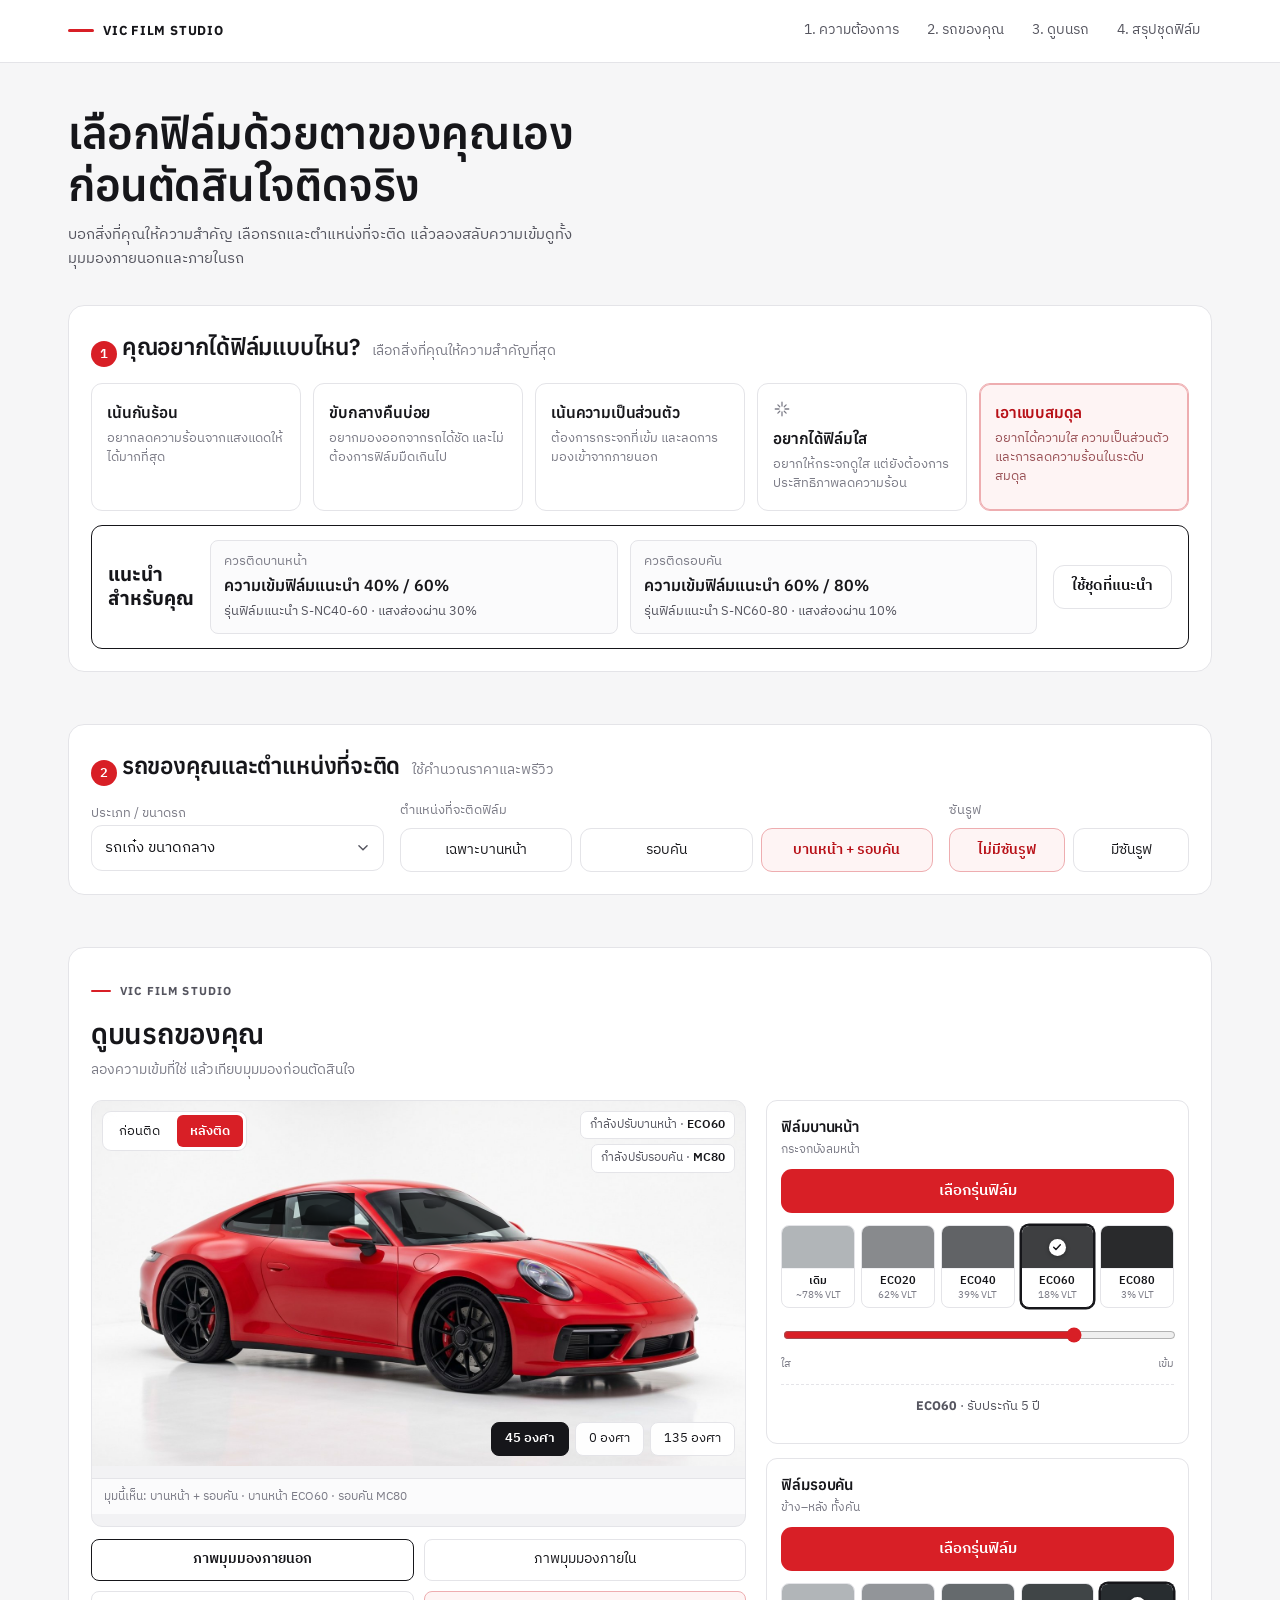
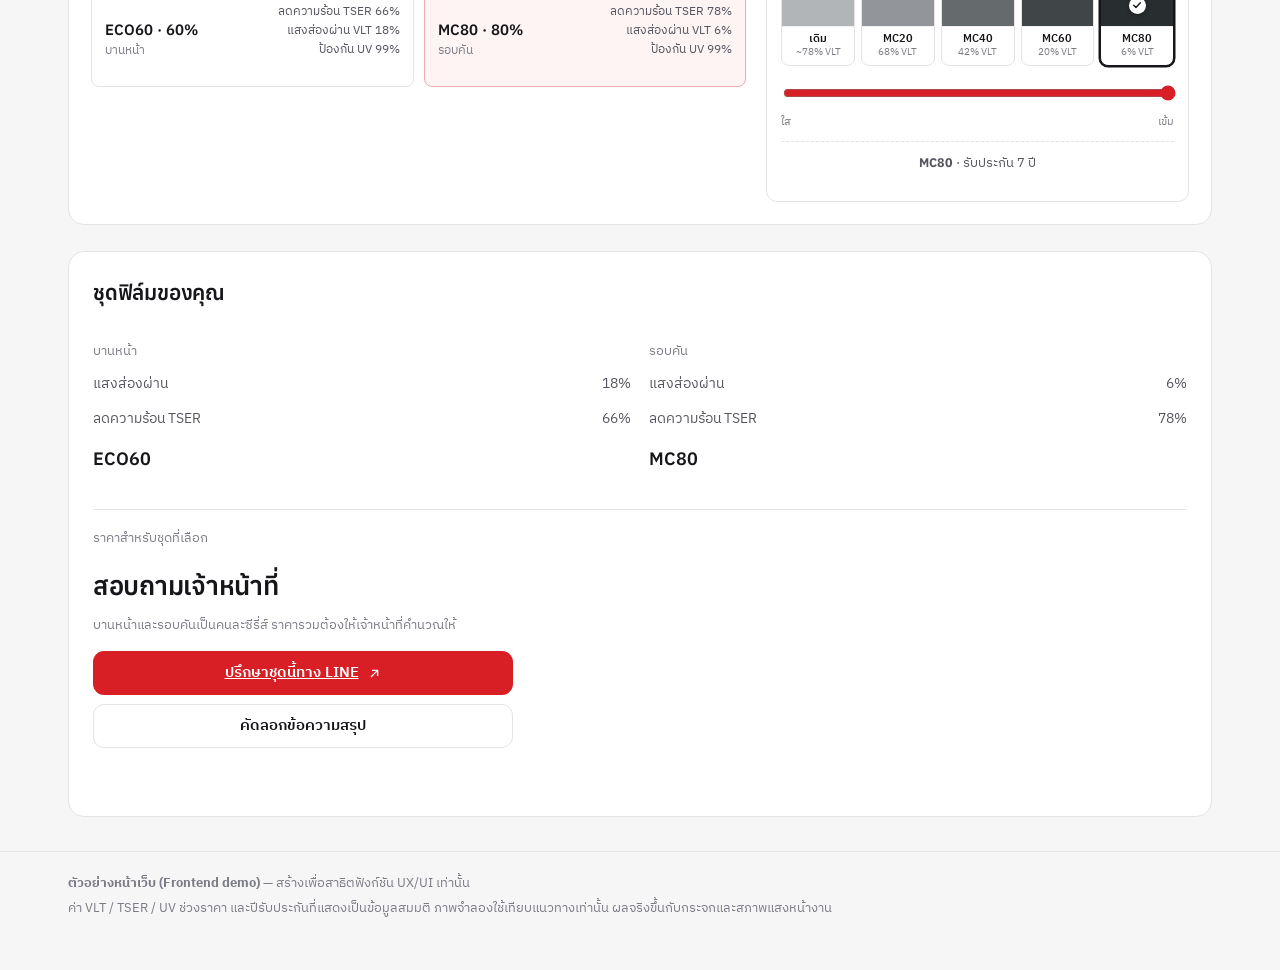
<file: index.html>
<!doctype html>
<html lang="th">
<head>
<meta charset="utf-8">
<meta name="viewport" content="width=device-width, initial-scale=1">
<title>VIC Film Studio — จำลองฟิล์มบนรถของคุณ</title>
<meta name="description" content="ตัวอย่างหน้าเว็บจำลองการติดฟิล์มกรองแสง เลือกความเข้ม เทียบมุมมองภายนอก/ภายใน และดู Price List ทั้ง 6 ซีรี่ส์">
<link rel="preconnect" href="https://fonts.googleapis.com">
<link rel="preconnect" href="https://fonts.gstatic.com" crossorigin>
<link href="https://fonts.googleapis.com/css2?family=Anuphan:wght@400;500;600;700&family=IBM+Plex+Sans+Thai:wght@400;500;600&display=swap" rel="stylesheet">
<link rel="stylesheet" href="assets/css/styles.css">
</head>
<body id="top">

<header class="site-head">
  <div class="wrap">
    <a class="brand" href="#top">VIC Film Studio</a>
    <nav class="head-nav" aria-label="ไปยังขั้นตอน">
      <a href="#step1">1. ความต้องการ</a>
      <a href="#step2">2. รถของคุณ</a>
      <a href="#step3">3. ดูบนรถ</a>
      <a href="#step4">4. สรุปชุดฟิล์ม</a>
    </nav>
  </div>
</header>

<main class="wrap">

  <section class="hero">
    <h1>เลือกฟิล์มด้วยตาของคุณเอง<br>ก่อนตัดสินใจติดจริง</h1>
    <p>บอกสิ่งที่คุณให้ความสำคัญ เลือกรถและตำแหน่งที่จะติด แล้วลองสลับความเข้มดูทั้งมุมมองภายนอกและภายในรถ</p>
  </section>

  <!-- ══ ขั้นที่ 1 ══════════════════════════════════════════════════ -->
  <section class="step" id="step1" aria-labelledby="h-step1">
    <div class="panel">
      <div class="step-head">
        <h2 id="h-step1"><span class="num">1</span> คุณอยากได้ฟิล์มแบบไหน?</h2>
        <span class="sub">เลือกสิ่งที่คุณให้ความสำคัญที่สุด</span>
      </div>

      <div class="need-grid" id="needGrid" role="group" aria-label="ความต้องการหลัก"></div>

      <div class="reco">
        <p class="reco-label">แนะนำ<br>สำหรับคุณ</p>
        <div class="reco-cards">
          <div class="reco-card">
            <span class="k">ควรติดบานหน้า</span>
            <span class="v" id="recoFrontDensity">ความเข้มฟิล์มแนะนำ —</span>
            <span class="m" id="recoFrontModel">รุ่นฟิล์มแนะนำ —</span>
          </div>
          <div class="reco-card">
            <span class="k">ควรติดรอบคัน</span>
            <span class="v" id="recoRearDensity">ความเข้มฟิล์มแนะนำ —</span>
            <span class="m" id="recoRearModel">รุ่นฟิล์มแนะนำ —</span>
          </div>
        </div>
        <button type="button" class="btn btn-ghost" id="applyReco">ใช้ชุดที่แนะนำ</button>
      </div>
    </div>
  </section>

  <!-- ══ ขั้นที่ 2 ══════════════════════════════════════════════════ -->
  <section class="step" id="step2" aria-labelledby="h-step2">
    <div class="panel">
      <div class="step-head">
        <h2 id="h-step2"><span class="num">2</span> รถของคุณและตำแหน่งที่จะติด</h2>
        <span class="sub">ใช้คำนวณราคาและพรีวิว</span>
      </div>

      <div class="car-grid">
        <div>
          <label class="field-label" for="carType">ประเภท / ขนาดรถ</label>
          <select class="field" id="carType"></select>
        </div>

        <fieldset class="car-pos" style="border:0;padding:0;margin:0;min-width:0">
          <legend class="field-label" style="padding:0">ตำแหน่งที่จะติดฟิล์ม</legend>
          <div class="seg">
            <label class="pill"><input type="radio" name="pos" value="front"><span class="pill-body">เฉพาะบานหน้า</span></label>
            <label class="pill"><input type="radio" name="pos" value="around"><span class="pill-body">รอบคัน</span></label>
            <label class="pill"><input type="radio" name="pos" value="both" checked><span class="pill-body">บานหน้า + รอบคัน</span></label>
          </div>
        </fieldset>

        <fieldset style="border:0;padding:0;margin:0;min-width:0">
          <legend class="field-label" style="padding:0">ซันรูฟ</legend>
          <div class="seg sunroof">
            <label class="pill"><input type="radio" name="sunroof" value="no" checked><span class="pill-body">ไม่มีซันรูฟ</span></label>
            <label class="pill"><input type="radio" name="sunroof" value="yes"><span class="pill-body">มีซันรูฟ</span></label>
          </div>
        </fieldset>
      </div>
    </div>
  </section>

  <!-- ══ ขั้นที่ 3 — สตูดิโอจำลอง ═══════════════════════════════════ -->
  <section class="studio" id="step3" aria-labelledby="h-step3">
    <p class="studio-kicker">VIC Film Studio</p>
    <h2 id="h-step3">ดูบนรถของคุณ</h2>
    <p class="lede">ลองความเข้มที่ใช่ แล้วเทียบมุมมองก่อนตัดสินใจ</p>

    <div class="studio-body">

      <!-- ── เวทีภาพรถ ── -->
      <div>
        <div class="stage">
          <div class="stage-media">
            <img id="carPhoto" src="assets/img/car-45.jpg" alt="ภาพรถมุม 45 องศา สำหรับจำลองผลของฟิล์ม">
            <svg id="tintLayer" viewBox="0 0 1000 558" preserveAspectRatio="none" aria-hidden="true">
              <g id="tintAround"></g>
              <g id="tintFront"></g>
            </svg>

            <div class="stage-top">
              <div class="ba-toggle">
                <label class="pill"><input type="radio" name="ba" value="before"><span class="pill-body">ก่อนติด</span></label>
                <label class="pill"><input type="radio" name="ba" value="after" checked><span class="pill-body">หลังติด</span></label>
              </div>
              <div class="live-badges">
                <span class="live-badge" id="badgeFront">กำลังปรับบานหน้า · <b>—</b></span>
                <span class="live-badge" id="badgeAround">กำลังปรับรอบคัน · <b>—</b></span>
              </div>
            </div>

            <div class="stage-bottom" id="angleBar" role="group" aria-label="เลือกมุมมองรถ"></div>
          </div>
          <p class="stage-note" id="stageNote"></p>
        </div>

        <div class="view-tabs">
          <button type="button" class="view-tab" id="tabExterior" aria-pressed="true">ภาพมุมมองภายนอก</button>
          <button type="button" class="view-tab is-pop" id="tabInterior" aria-pressed="false">ภาพมุมมองภายใน</button>
        </div>

        <div class="spec-row">
          <div class="spec is-front">
            <p class="t" id="specFrontTitle">— <small>บานหน้า</small></p>
            <ul id="specFrontList"></ul>
          </div>
          <div class="spec is-around">
            <p class="t" id="specAroundTitle">— <small>รอบคัน</small></p>
            <ul id="specAroundList"></ul>
          </div>
        </div>
      </div>

      <!-- ── ตัวเลือกฟิล์ม ── -->
      <div class="picker-col">
        <div class="picker" data-target="front">
          <h3>ฟิล์มบานหน้า <small>กระจกบังลมหน้า</small></h3>
          <button type="button" class="btn btn-primary btn-block" data-open-pricelist="front">เลือกรุ่นฟิล์ม</button>
          <div class="swatches" data-swatches="front" role="group" aria-label="ความเข้มฟิล์มบานหน้า"></div>
          <div class="range-row">
            <label class="sr-only" for="rangeFront">ความเข้มฟิล์มบานหน้า</label>
            <input type="range" id="rangeFront" min="0" max="4" step="1" value="0" data-range="front">
            <div class="range-ends"><span>ใส</span><span>เข้ม</span></div>
          </div>
          <p class="picker-foot" id="footFront">—</p>
        </div>

        <div class="picker" data-target="around">
          <h3>ฟิล์มรอบคัน <small>ข้าง–หลัง ทั้งคัน</small></h3>
          <button type="button" class="btn btn-primary btn-block" data-open-pricelist="around">เลือกรุ่นฟิล์ม</button>
          <div class="swatches" data-swatches="around" role="group" aria-label="ความเข้มฟิล์มรอบคัน"></div>
          <div class="range-row">
            <label class="sr-only" for="rangeAround">ความเข้มฟิล์มรอบคัน</label>
            <input type="range" id="rangeAround" min="0" max="4" step="1" value="0" data-range="around">
            <div class="range-ends"><span>ใส</span><span>เข้ม</span></div>
          </div>
          <p class="picker-foot" id="footAround">—</p>
        </div>
      </div>

    </div>
  </section>

  <!-- ══ ขั้นที่ 4 — สรุป ═══════════════════════════════════════════ -->
  <section class="summary" id="step4" aria-labelledby="h-step4">
    <h2 id="h-step4">ชุดฟิล์มของคุณ</h2>
    <div class="sum-grid">
      <div class="sum-cell">
        <p class="k">บานหน้า</p>
        <p class="row"><span>แสงส่องผ่าน</span><span id="sumFrontVlt">—</span></p>
        <p class="row"><span>ลดความร้อน TSER</span><span id="sumFrontTser">—</span></p>
        <p class="code" id="sumFrontCode">—</p>
      </div>
      <div class="sum-cell">
        <p class="k">รอบคัน</p>
        <p class="row"><span>แสงส่องผ่าน</span><span id="sumAroundVlt">—</span></p>
        <p class="row"><span>ลดความร้อน TSER</span><span id="sumAroundTser">—</span></p>
        <p class="code" id="sumAroundCode">—</p>
      </div>
    </div>

    <div class="sum-price">
      <p class="k">ราคาสำหรับชุดที่เลือก</p>
      <h3>สอบถามเจ้าหน้าที่</h3>
      <p id="priceNote">บานหน้าและรอบคันเป็นคนละซีรี่ส์ ราคารวมต้องให้เจ้าหน้าที่คำนวณให้</p>
      <div class="sum-actions">
        <a class="btn btn-primary btn-block" id="lineCta" href="https://line.me/R/ti/p/~@YOUR_LINE_ID" target="_blank" rel="noopener">
          ปรึกษาชุดนี้ทาง LINE
          <svg width="15" height="15" viewBox="0 0 24 24" fill="none" stroke="currentColor" stroke-width="2.2" stroke-linecap="round" stroke-linejoin="round" aria-hidden="true"><path d="M7 17 17 7M9 7h8v8"/></svg>
        </a>
        <button type="button" class="btn btn-ghost btn-block" id="copyBtn">คัดลอกข้อความสรุป</button>
        <p class="copy-note" id="copyNote" role="status"></p>
      </div>
    </div>
  </section>

</main>

<footer class="site-foot">
  <div class="wrap">
    <p><strong>ตัวอย่างหน้าเว็บ (Frontend demo)</strong> — สร้างเพื่อสาธิตฟังก์ชัน UX/UI เท่านั้น</p>
    <p>ค่า VLT / TSER / UV ช่วงราคา และปีรับประกันที่แสดงเป็นข้อมูลสมมติ ภาพจำลองใช้เทียบแนวทางเท่านั้น ผลจริงขึ้นกับกระจกและสภาพแสงหน้างาน</p>
  </div>
</footer>

<!-- ══ POPUP 1 — Price List ทั้ง 6 ซีรี่ส์ ═══════════════════════════ -->
<dialog id="pricelist" aria-labelledby="pricelistTitle">
  <div class="sheet">
    <div class="sheet-head">
      <h2 id="pricelistTitle">
        <svg width="15" height="15" viewBox="0 0 24 24" fill="none" stroke="currentColor" stroke-width="2" stroke-linecap="round" stroke-linejoin="round" aria-hidden="true"><circle cx="11" cy="11" r="7"/><path d="m20 20-3.5-3.5"/></svg>
        Price List ทั้ง 6 ซีรี่ส์
        <span class="for" id="pricelistFor">บานหน้า</span>
      </h2>
      <button type="button" class="icon-btn" id="pricelistExpandAll" aria-label="เปิดทุกซีรี่ส์">
        <svg width="16" height="16" viewBox="0 0 24 24" fill="none" stroke="currentColor" stroke-width="2.2" stroke-linecap="round" aria-hidden="true"><path d="M12 5v14M5 12h14"/></svg>
      </button>
      <button type="button" class="icon-btn" data-close-dialog aria-label="ปิดหน้าต่าง">
        <svg width="16" height="16" viewBox="0 0 24 24" fill="none" stroke="currentColor" stroke-width="2.2" stroke-linecap="round" aria-hidden="true"><path d="M6 6l12 12M18 6 6 18"/></svg>
      </button>
    </div>
    <div class="sheet-body" id="pricelistBody"></div>
    <p class="sheet-foot">แตะที่ซีรี่ส์เพื่อดูรุ่นย่อย แล้วเลือกรุ่นเพื่อใส่ลงภาพจำลองทันที</p>
  </div>
</dialog>

<!-- ══ POPUP 2 — มุมมองภายในรถ ═════════════════════════════════════ -->
<dialog id="interior" aria-labelledby="interiorTitle">
  <div class="sheet sheet-light">
    <div class="sheet-head">
      <h2 id="interiorTitle">ภาพมุมมองภายใน — เทียบก่อน/หลังติดฟิล์ม</h2>
      <button type="button" class="icon-btn" data-close-dialog aria-label="ปิดหน้าต่าง">
        <svg width="16" height="16" viewBox="0 0 24 24" fill="none" stroke="currentColor" stroke-width="2.2" stroke-linecap="round" aria-hidden="true"><path d="M6 6l12 12M18 6 6 18"/></svg>
      </button>
    </div>
    <div class="sheet-body">
      <div class="compare" id="compare">
        <svg viewBox="0 0 960 540" preserveAspectRatio="xMidYMid slice" aria-label="ภาพจำลองมุมมองจากที่นั่งคนขับ">
          <defs>
            <clipPath id="glassClip"><path d="M95,62 L880,55 L912,440 L62,440 Z"/></clipPath>
            <linearGradient id="skyGrad" x1="0" y1="0" x2="0" y2="1">
              <stop offset="0" id="sky0" stop-color="#7fb6e6"/><stop offset="1" id="sky1" stop-color="#d9ebf7"/>
            </linearGradient>
            <linearGradient id="roadGrad" x1="0" y1="0" x2="0" y2="1">
              <stop offset="0" id="road0" stop-color="#8d8d92"/><stop offset="1" id="road1" stop-color="#5c5c62"/>
            </linearGradient>
          </defs>

          <g clip-path="url(#glassClip)">
            <rect x="0" y="0" width="960" height="300" fill="url(#skyGrad)"/>
            <circle id="sunMoon" cx="720" cy="130" r="30" fill="#fff6d8" opacity=".9"/>
            <path id="hills" d="M0,300 L0,252 C110,224 190,262 280,248 C372,233 430,200 540,214 C650,228 742,258 830,246 C892,238 930,250 960,244 L960,300 Z" fill="#9db98f"/>
            <rect id="field" x="0" y="296" width="960" height="244" fill="#b6c9a3"/>
            <polygon id="road" points="392,296 568,296 880,540 80,540" fill="url(#roadGrad)"/>
            <polygon id="headlights" points="428,326 532,326 772,540 188,540" fill="#fff3c9" opacity="0"/>
            <polygon id="edgeL" points="392,296 400,296 96,540 60,540" fill="#e9e9ea" opacity=".85"/>
            <polygon id="edgeR" points="560,296 568,296 900,540 864,540" fill="#e9e9ea" opacity=".85"/>
            <g id="dashes" fill="#f0e6c8">
              <polygon points="477,300 483,300 484,316 475,316"/>
              <polygon points="474,330 486,330 488,356 471,356"/>
              <polygon points="469,378 491,378 495,420 464,420"/>
              <polygon points="461,452 499,452 506,532 452,532"/>
            </g>
          </g>

          <!-- ชั้นฟิล์ม: กว้างตามตำแหน่งเส้นแบ่ง -->
          <g clip-path="url(#glassClip)">
            <rect id="tintFilm" x="480" y="0" width="480" height="540" fill="#1c2a3a" opacity="0"/>
          </g>

          <!-- โครงภายในรถ -->
          <g id="cabin">
            <path d="M0,0 L960,0 L960,58 L880,55 L95,62 L0,0 Z" fill="#26282d"/>
            <path d="M0,0 L95,62 L62,440 L0,470 Z" fill="#2c2e34"/>
            <path d="M960,0 L880,55 L912,440 L960,470 Z" fill="#2c2e34"/>
            <path d="M0,455 L62,440 L912,440 L960,455 L960,540 L0,540 Z" fill="#1b1d21"/>
            <path d="M120,470 C330,432 640,432 840,470 L840,500 C640,462 330,462 120,500 Z" fill="#26282d"/>
            <rect x="404" y="52" width="152" height="46" rx="13" fill="#15171a"/>
            <rect x="412" y="59" width="136" height="32" rx="9" fill="#3a3d43"/>
            <path d="M812,300 q34,-16 60,4 q10,42 -16,58 q-40,6 -52,-22 Z" fill="#2a2c31"/>
            <circle cx="470" cy="516" r="60" fill="none" stroke="#33363c" stroke-width="15"/>
          </g>
        </svg>

        <div class="compare-line" id="compareLine"></div>
        <button type="button" class="compare-handle" id="compareHandle" aria-label="ลากเพื่อเทียบก่อน/หลังติดฟิล์ม">
          <svg width="18" height="18" viewBox="0 0 24 24" fill="none" stroke="#16161a" stroke-width="2.4" stroke-linecap="round" stroke-linejoin="round" aria-hidden="true"><path d="M9 6 3 12l6 6M15 6l6 6-6 6"/></svg>
        </button>

        <div class="compare-badges">
          <div class="col">
            <span class="live-badge" id="intBadgeFront">กำลังปรับบานหน้า · <b>—</b></span>
            <span class="live-badge" id="intBadgeAround">กำลังปรับรอบคัน · <b>—</b></span>
          </div>
          <span class="tag-code" id="intTagCode">—</span>
        </div>

        <div class="compare-foot">
          <label class="pill"><input type="radio" name="tod" value="day" checked><span class="pill-body">กลางวัน</span></label>
          <label class="pill"><input type="radio" name="tod" value="night"><span class="pill-body">กลางคืน</span></label>
        </div>
      </div>
      <p class="compare-cap"><span>ซ้าย · ก่อนติดฟิล์ม</span><span id="compareCapRight">ขวา · หลังติดฟิล์ม</span></p>
    </div>
    <p class="sheet-foot">ภาพจำลองความรู้สึกจากที่นั่งคนขับ ใช้ฟิล์มบานหน้าที่เลือกไว้ในขั้นที่ 3</p>
  </div>
</dialog>

<script src="assets/js/data.js"></script>
<script src="assets/js/app.js"></script>
</body>
</html>
</file>
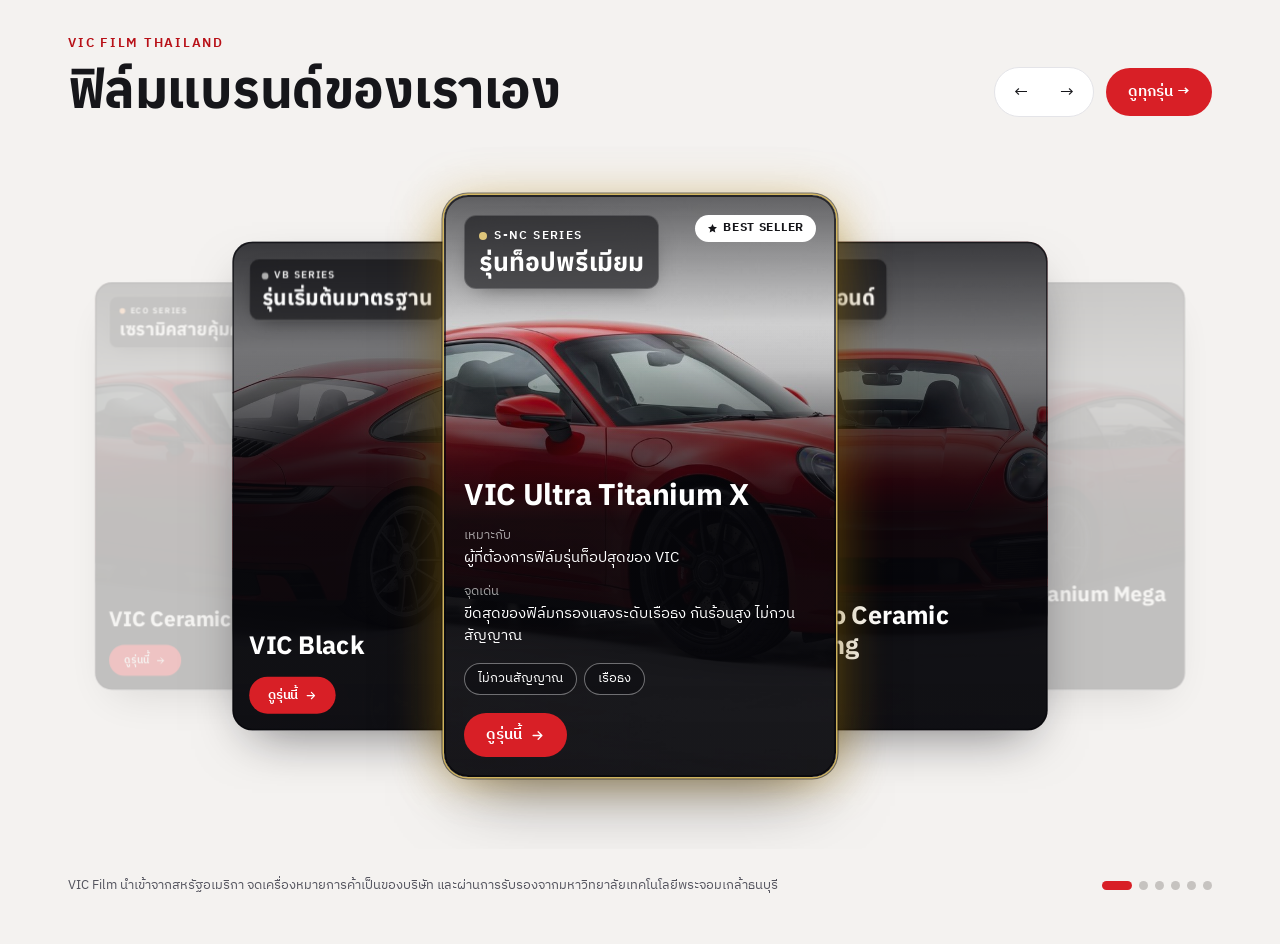
<file: cards.html>
<!doctype html>
<html lang="th">
<head>
<meta charset="utf-8">
<meta name="viewport" content="width=device-width, initial-scale=1">
<title>VIC Film Studio — ฟิล์มแต่ละรุ่นของเรา</title>
<meta name="description" content="การ์ดแนะนำฟิล์มกรองแสง VIC ทั้ง 6 ซีรีส์ เลื่อนดูทีละรุ่นพร้อมจุดเด่นและความเหมาะสม">
<link rel="preconnect" href="https://fonts.googleapis.com">
<link rel="preconnect" href="https://fonts.gstatic.com" crossorigin>
<link href="https://fonts.googleapis.com/css2?family=Anuphan:wght@400;500;600;700&family=IBM+Plex+Sans+Thai:wght@400;500;600&display=swap" rel="stylesheet">
<link rel="stylesheet" href="assets/css/cards.css">
</head>
<body>

<main class="wrap">
  <section class="cf" aria-roledescription="carousel" aria-label="ฟิล์ม VIC ทั้ง 6 ซีรีส์">

    <!-- หัวเรื่องวางตามเลย์เอาต์เว็บจริง มีไว้เพื่อพิสูจน์ว่าแสงเรืองหลังการ์ด
         ไม่ฟุ้งขึ้นมาชน H1 — สคริปต์ glow.mjs วัดแถบนี้โดยตรง -->
    <header class="cf-head-row">
      <div>
        <p class="cf-eyebrow-page">VIC FILM THAILAND</p>
        <h1 class="cf-title">ฟิล์มแบรนด์ของเราเอง</h1>
      </div>
      <div class="cf-nav">
        <div class="cf-nav-group">
          <button type="button" class="cf-nav-btn" data-nav="prev" aria-label="ซีรีส์ก่อนหน้า">&#8592;</button>
          <button type="button" class="cf-nav-btn" data-nav="next" aria-label="ซีรีส์ถัดไป">&#8594;</button>
        </div>
        <a class="cf-all" href="index.html#step3">ดูทุกรุ่น &#8594;</a>
      </div>
    </header>

    <div class="cf-stage" id="cfStage" tabindex="0" role="group"
         aria-label="การ์ดซีรีส์ฟิล์ม กดลูกศรซ้ายขวาเพื่อเปลี่ยนรุ่น">
      <div class="cf-glow" aria-hidden="true">
        <span class="cf-glow-l" data-layer="a"></span>
        <span class="cf-glow-l" data-layer="b"></span>
      </div>
      <ul class="cf-track" id="cfTrack"></ul>
    </div>

    <div class="cf-foot">
      <p class="cf-caption">VIC Film นำเข้าจากสหรัฐอเมริกา จดเครื่องหมายการค้าเป็นของบริษัท และผ่านการรับรองจากมหาวิทยาลัยเทคโนโลยีพระจอมเกล้าธนบุรี</p>
      <div class="cf-dots" id="cfDots" role="tablist" aria-label="เลือกซีรีส์ฟิล์ม"></div>
    </div>

    <p class="sr-only" id="cfStatus" role="status" aria-live="polite"></p>
  </section>
</main>

<script src="assets/js/data.js"></script>
<script src="assets/js/cards-data.js"></script>
<script src="assets/js/cards.js"></script>
</body>
</html>
</file>
<file: assets/css/styles.css>
/* ==========================================================================
   VIC FILM STUDIO — Film Simulator (frontend demo)
   ========================================================================== */

:root{
  --ink:#16161a; --ink-2:#55555f; --ink-3:#7c7c87;
  --line:#e4e4e8; --line-2:#f1f1f4;
  --surface:#fff; --bg:#f6f6f7;
  --red:#d81f26; --red-ink:#b81017; --red-tint:#fef4f4; --red-line:#eeadb0;
  --dark:#0e0e12; --dark-2:#1a1a21; --dark-line:#2c2c35; --dark-ink:#efeff2;
  --r-lg:16px; --r-md:11px; --r-sm:8px;
  --wrap:1180px;
  --shadow:0 1px 2px rgba(18,18,24,.05), 0 8px 24px -12px rgba(18,18,24,.18);
  --shadow-lg:0 24px 70px -20px rgba(12,12,20,.45);
  --font-display:'Anuphan', system-ui, sans-serif;
  --font-body:'IBM Plex Sans Thai', system-ui, sans-serif;
}

*,*::before,*::after{box-sizing:border-box}
html{-webkit-text-size-adjust:100%}
body{
  margin:0; background:var(--bg); color:var(--ink);
  font-family:var(--font-body); font-size:15px; line-height:1.6;
  -webkit-font-smoothing:antialiased;
}
img{max-width:100%; display:block}
button,input,select{font:inherit; color:inherit}
h1,h2,h3,h4{font-family:var(--font-display); font-weight:600; letter-spacing:-.01em; margin:0}
a{color:var(--red-ink)}
:focus-visible{outline:2px solid var(--red); outline-offset:2px; border-radius:4px}
.sr-only{position:absolute;width:1px;height:1px;padding:0;margin:-1px;overflow:hidden;clip:rect(0 0 0 0);white-space:nowrap;border:0}

.wrap{width:100%; max-width:var(--wrap); margin-inline:auto; padding-inline:18px}

/* ---------- header ---------------------------------------------------- */
.site-head{position:sticky; top:0; z-index:40; background:rgba(255,255,255,.92); backdrop-filter:blur(10px); border-bottom:1px solid var(--line)}
.site-head .wrap{display:flex; align-items:center; gap:18px; min-height:62px}
.brand{display:flex; align-items:center; gap:9px; text-decoration:none; color:var(--ink); font-family:var(--font-display); font-weight:700; letter-spacing:.06em; font-size:13px; text-transform:uppercase}
.brand::before{content:""; width:26px; height:3px; background:var(--red); border-radius:2px}
.head-nav{margin-left:auto; display:flex; gap:4px}
.head-nav a{padding:8px 12px; border-radius:var(--r-sm); text-decoration:none; color:var(--ink-2); font-size:13.5px}
.head-nav a:hover{background:var(--line-2); color:var(--ink)}
@media (max-width:760px){ .head-nav{display:none} }

/* ---------- hero ------------------------------------------------------- */
.hero{padding:44px 0 8px}
.hero h1{font-size:clamp(28px,5vw,44px); line-height:1.18}
.hero p{color:var(--ink-2); max-width:56ch; margin:12px 0 0}

/* ---------- section shell --------------------------------------------- */
.step{padding:26px 0}
.panel{background:var(--surface); border:1px solid var(--line); border-radius:var(--r-lg); padding:22px}
.step-head{display:flex; align-items:baseline; gap:12px; flex-wrap:wrap; margin-bottom:18px}
.step-head h2{font-size:clamp(19px,2.4vw,23px)}
.step-head .sub{color:var(--ink-3); font-size:13.5px}
.num{display:inline-grid; place-items:center; width:26px; height:26px; border-radius:50%; background:var(--red); color:#fff; font-family:var(--font-body); font-size:13px; font-weight:600; flex:none; transform:translateY(3px)}

/* ---------- choice cards (step 1) -------------------------------------- */
.need-grid{display:grid; gap:12px; grid-template-columns:repeat(5,minmax(0,1fr))}
.choice{position:relative; display:block; cursor:pointer}
.choice input{position:absolute; inset:0; opacity:0; width:100%; height:100%; margin:0; cursor:pointer}
.choice-body{
  display:flex; flex-direction:column; height:100%; padding:16px 15px; border:1px solid var(--line); border-radius:var(--r-md);
  background:var(--surface); transition:border-color .16s, background .16s, box-shadow .16s;
}
.choice-body h3{font-size:15.5px; margin-bottom:6px}
.choice-body p{margin:0; font-size:12.5px; line-height:1.5; color:var(--ink-3)}
.choice:hover .choice-body{border-color:#cfcfd6}
.choice input:checked + .choice-body{background:var(--red-tint); border-color:var(--red-line); box-shadow:inset 0 0 0 1px var(--red-line)}
.choice input:checked + .choice-body h3{color:var(--red-ink)}
.choice input:checked + .choice-body p{color:#9a5257}
.choice input:focus-visible + .choice-body{outline:2px solid var(--red); outline-offset:2px}
.spark{display:block; width:18px; height:18px; margin-bottom:8px; color:var(--ink-3)}
.choice input:checked + .choice-body .spark{color:var(--red)}

/* ---------- recommendation band ---------------------------------------- */
.reco{margin-top:14px; display:grid; grid-template-columns:auto 1fr auto; gap:16px; align-items:center;
      border:1.5px solid var(--ink); border-radius:var(--r-md); padding:14px 16px; background:var(--surface)}
.reco-label{font-family:var(--font-display); font-weight:700; font-size:19px; line-height:1.25}
.reco-cards{display:grid; grid-template-columns:repeat(2,minmax(0,1fr)); gap:12px}
.reco-card{border:1px solid var(--line); border-radius:var(--r-sm); padding:11px 13px; background:#fbfbfc}
.reco-card .k{display:block; font-size:12.5px; color:var(--ink-3)}
.reco-card .v{display:block; font-family:var(--font-display); font-weight:600; font-size:16px; margin-top:1px}
.reco-card .m{display:block; font-size:12.5px; color:var(--ink-2); margin-top:3px}

/* ---------- buttons ---------------------------------------------------- */
.btn{display:inline-flex; align-items:center; justify-content:center; gap:8px; min-height:44px; padding:0 18px;
     border-radius:var(--r-md); border:1px solid transparent; font-weight:600; font-size:14.5px; cursor:pointer;
     transition:background .15s, border-color .15s, color .15s}
.btn-primary{background:var(--red); color:#fff}
.btn-primary:hover{background:var(--red-ink)}
.btn-ghost{background:var(--surface); border-color:var(--line); color:var(--ink)}
.btn-ghost:hover{border-color:#c9c9d1; background:var(--line-2)}
.btn-block{width:100%}

/* ---------- segmented / pills ------------------------------------------ */
.field-label{font-size:12.5px; color:var(--ink-3); margin-bottom:7px}
.seg{display:grid; grid-auto-flow:column; grid-auto-columns:1fr; gap:8px}
.seg.wrap-2{grid-auto-flow:row; grid-template-columns:repeat(2,1fr)}
.pill{position:relative; display:block; cursor:pointer}
.pill input{position:absolute; inset:0; opacity:0; width:100%; height:100%; margin:0; cursor:pointer}
.pill-body{display:grid; place-items:center; text-align:center; min-height:44px; padding:6px 10px;
  border:1px solid var(--line); border-radius:var(--r-md); background:var(--surface); font-size:14px;
  transition:border-color .16s, background .16s, color .16s}
.pill:hover .pill-body{border-color:#cfcfd6}
.pill input:checked + .pill-body{background:var(--red-tint); border-color:var(--red-line); color:var(--red-ink); font-weight:600}
.pill input:disabled + .pill-body{opacity:.42; cursor:not-allowed}
.pill input:focus-visible + .pill-body{outline:2px solid var(--red); outline-offset:2px}

select.field{width:100%; min-height:46px; padding:0 38px 0 13px; border:1px solid var(--line); border-radius:var(--r-md);
  background:var(--surface) url("data:image/svg+xml;charset=utf8,%3Csvg xmlns='http://www.w3.org/2000/svg' width='14' height='14' viewBox='0 0 24 24' fill='none' stroke='%2355555f' stroke-width='2.4' stroke-linecap='round'%3E%3Cpath d='M5 8l7 7 7-7'/%3E%3C/svg%3E") no-repeat right 13px center;
  appearance:none; cursor:pointer; font-size:15px}

.car-grid{display:grid; grid-template-columns:1.1fr 2fr .9fr; gap:16px}

/* ---------- studio (step 3) -------------------------------------------- */
.studio{background:var(--surface); border:1px solid var(--line); border-radius:var(--r-lg); padding:22px; margin:26px 0}
.studio-kicker{display:flex; align-items:center; gap:9px; font-family:var(--font-display); font-weight:700; font-size:11.5px; letter-spacing:.1em; text-transform:uppercase; color:var(--ink-2)}
.studio-kicker::before{content:""; width:20px; height:2.5px; background:var(--red); border-radius:2px}
.studio h2{font-size:clamp(22px,3vw,28px); margin-top:8px}
.studio .lede{color:var(--ink-3); font-size:13.5px; margin:4px 0 18px}
.studio-body{display:grid; grid-template-columns:minmax(0,1.55fr) minmax(0,1fr); gap:20px; align-items:start}

/* stage */
.stage{position:relative; border:1px solid var(--line); border-radius:var(--r-md); overflow:hidden; background:#f2f2f4}
.stage-media{position:relative; aspect-ratio:1000/558}
.stage-media img{position:absolute; inset:0; width:100%; height:100%; object-fit:cover}
.stage-media svg{position:absolute; inset:0; width:100%; height:100%; mix-blend-mode:multiply}
.stage-top{position:absolute; inset:10px 10px auto 10px; display:flex; gap:8px; align-items:flex-start; pointer-events:none}
.ba-toggle{display:flex; gap:4px; padding:3px; background:rgba(255,255,255,.93); border:1px solid var(--line); border-radius:9px; pointer-events:auto; backdrop-filter:blur(6px)}
.ba-toggle .pill-body{min-height:32px; border:0; background:transparent; font-size:13px; padding:0 13px; border-radius:6px}
.ba-toggle input:checked + .pill-body{background:var(--red); color:#fff; font-weight:600}
.live-badges{margin-left:auto; display:flex; flex-direction:column; gap:5px; align-items:flex-end}
.live-badge{background:rgba(255,255,255,.93); border:1px solid var(--line); border-radius:7px; padding:4px 9px; font-size:11.5px; color:var(--ink-2); backdrop-filter:blur(6px); white-space:nowrap}
.live-badge b{color:var(--ink); font-weight:600}
.stage-bottom{position:absolute; inset:auto 10px 10px 10px; display:flex; justify-content:flex-end; gap:6px}
.angle-btn{min-height:34px; padding:0 13px; border-radius:8px; border:1px solid var(--line); background:rgba(255,255,255,.93); font-size:12.5px; cursor:pointer; backdrop-filter:blur(6px)}
.angle-btn[aria-pressed="true"]{background:var(--ink); color:#fff; border-color:var(--ink); font-weight:600}
.stage-note{padding:8px 12px; border-top:1px solid var(--line); background:#fbfbfc; font-size:12px; color:var(--ink-3)}

/* view tabs + spec cards */
.view-tabs{display:grid; grid-template-columns:1fr 1fr; gap:10px; margin-top:12px}
.view-tab{min-height:42px; border:1px solid var(--line); border-radius:var(--r-sm); background:var(--surface); font-size:13.5px; cursor:pointer; display:grid; place-items:center; text-align:center; padding:4px 8px}
.view-tab[aria-pressed="true"]{border-color:var(--ink); border-width:1.5px; font-weight:600}
.view-tab.is-pop[aria-pressed="true"]{border-color:var(--red); color:var(--red-ink)}
.spec-row{display:grid; grid-template-columns:1fr 1fr; gap:10px; margin-top:10px}
.spec{border:1px solid var(--line); border-radius:var(--r-sm); padding:11px 13px; display:flex; gap:10px; justify-content:space-between; align-items:flex-start}
.spec.is-front{border-color:var(--line)}
.spec.is-around{border-color:var(--red-line); background:var(--red-tint)}
.spec .t{font-family:var(--font-display); font-weight:600; font-size:15px; white-space:nowrap}
.spec .t small{display:block; font-family:var(--font-body); font-weight:400; font-size:11.5px; color:var(--ink-3)}
.spec ul{margin:0; padding:0; list-style:none; text-align:right; font-size:11.5px; color:var(--ink-2); line-height:1.65}

/* film pickers */
.picker-col{display:grid; gap:14px}
.picker{border:1px solid var(--line); border-radius:var(--r-md); padding:14px}
.picker > h3{font-size:15px; margin-bottom:10px}
.picker > h3 small{display:block; font-family:var(--font-body); font-weight:400; font-size:12px; color:var(--ink-3); margin-top:1px}
.swatches{display:grid; grid-template-columns:repeat(5,minmax(0,1fr)); gap:6px; margin-top:12px}
.swatch{position:relative; display:block; cursor:pointer}
.swatch input{position:absolute; inset:0; opacity:0; width:100%; height:100%; margin:0; cursor:pointer}
.swatch-body{display:block; border:1px solid var(--line); border-radius:var(--r-sm); overflow:hidden; background:var(--surface); transition:border-color .16s, box-shadow .16s}
.swatch-chip{height:42px; display:grid; place-items:center; position:relative}
.swatch-chip .tick{width:17px; height:17px; border-radius:50%; background:#fff; display:none; place-items:center; box-shadow:0 1px 4px rgba(0,0,0,.35)}
.swatch-meta{display:block; padding:5px 4px 6px; text-align:center; border-top:1px solid var(--line-2)}
.swatch-meta .c{display:block; font-size:11px; font-weight:600; line-height:1.3}
.swatch-meta .v{display:block; font-size:9.5px; color:var(--ink-3); line-height:1.3}
.swatch input:checked + .swatch-body{border-color:var(--ink); box-shadow:0 0 0 1.5px var(--ink)}
.swatch input:checked + .swatch-body .tick{display:grid}
.swatch input:focus-visible + .swatch-body{outline:2px solid var(--red); outline-offset:2px}

.range-row{margin-top:12px}
.range-row input[type=range]{width:100%; accent-color:var(--red); height:26px}
.range-ends{display:flex; justify-content:space-between; font-size:11px; color:var(--ink-3)}
.picker-foot{margin-top:10px; padding-top:10px; border-top:1px dashed var(--line); font-size:12.5px; color:var(--ink-2); text-align:center}
.picker-foot b{font-family:var(--font-display)}

/* ---------- summary (step 4) ------------------------------------------- */
.summary{background:var(--surface); border:1px solid var(--line); border-radius:var(--r-lg); padding:24px; margin-bottom:34px}
.summary h2{font-size:21px}
.sum-grid{display:grid; grid-template-columns:1fr 1fr; gap:18px; margin:18px 0; padding-bottom:18px; border-bottom:1px solid var(--line)}
.sum-cell .k{font-size:13px; color:var(--ink-3)}
.sum-cell .row{display:flex; justify-content:space-between; gap:10px; font-size:13.5px; margin-top:7px; color:var(--ink-2)}
.sum-cell .code{font-family:var(--font-display); font-weight:600; font-size:18px; color:var(--ink); margin-top:7px}
.sum-price .k{font-size:13px; color:var(--ink-3)}
.sum-price h3{font-size:26px; margin:4px 0 8px}
.sum-price p{margin:0 0 16px; font-size:13px; color:var(--ink-3); max-width:60ch}
.sum-actions{display:grid; gap:9px; max-width:420px}
.copy-note{font-size:12.5px; color:var(--ink-3); text-align:center; min-height:1.4em}

/* ---------- footer ------------------------------------------------------ */
.site-foot{border-top:1px solid var(--line); padding:22px 0 46px; font-size:12.5px; color:var(--ink-3)}
.site-foot p{margin:0 0 5px}

/* ---------- dialogs ----------------------------------------------------- */
dialog{padding:0; border:0; background:transparent; max-width:none; max-height:none}
dialog::backdrop{background:rgba(10,10,14,.55); backdrop-filter:blur(3px)}
.sheet{width:min(430px,calc(100vw - 28px)); max-height:min(760px,calc(100vh - 40px)); display:flex; flex-direction:column;
       background:var(--dark); color:var(--dark-ink); border:1px solid var(--dark-line); border-radius:var(--r-lg); box-shadow:var(--shadow-lg); overflow:hidden}
.sheet-head{display:flex; align-items:center; gap:10px; padding:15px 16px; border-bottom:1px solid var(--dark-line)}
.sheet-head h2{font-size:15px; flex:1; display:flex; align-items:center; gap:8px}
.sheet-head .for{font-family:var(--font-body); font-size:11.5px; font-weight:400; color:#9c9caa; border:1px solid var(--dark-line); border-radius:99px; padding:2px 9px}
.icon-btn{width:34px; height:34px; display:grid; place-items:center; border-radius:8px; border:1px solid var(--dark-line); background:var(--dark-2); color:var(--dark-ink); cursor:pointer; flex:none}
.icon-btn:hover{background:#252530}
.sheet-body{overflow:auto; padding:12px; display:grid; gap:9px; align-content:start; grid-auto-rows:min-content; -webkit-overflow-scrolling:touch}
.series{border:1px solid var(--dark-line); border-radius:var(--r-md); background:var(--dark-2); overflow:hidden}
.series-head{width:100%; display:flex; align-items:center; gap:12px; padding:13px 14px; background:transparent; border:0; text-align:left; color:inherit; cursor:pointer}
.series-head:hover{background:#21212a}
.series-head .sh-txt{display:block; flex:1; min-width:0}
.series-head .badge{display:block; font-size:9.5px; font-weight:700; letter-spacing:.09em; color:var(--red); margin-bottom:3px}
.series-head .nm{display:block; font-family:var(--font-display); font-weight:600; font-size:14.5px}
.series-head .pr{display:block; font-size:11.5px; color:#9c9caa; margin-top:2px}
.series-head .chev{width:34px; height:34px; flex:none; border-radius:50%; border:1px solid #3a3a45; display:grid; place-items:center; transition:transform .2s, background .2s}
.series-head[aria-expanded="true"] .chev{transform:rotate(90deg); background:var(--red); border-color:var(--red)}
.series-models{padding:0 10px 10px; display:grid; gap:6px}
.series-models[hidden]{display:none}
.series-note{font-size:11.5px; color:#82828f; padding:0 4px 8px}
.model{width:100%; display:flex; align-items:center; gap:11px; padding:9px 11px; border-radius:var(--r-sm); border:1px solid var(--dark-line); background:#13131a; color:inherit; cursor:pointer; text-align:left}
.model:hover{border-color:var(--red); background:#1c1c25}
.model[aria-current="true"]{border-color:var(--red); background:#2a1417}
.model .sw{width:30px; height:30px; border-radius:6px; flex:none; border:1px solid rgba(255,255,255,.14)}
.model .md-txt{display:block; flex:1; min-width:0}
.model .mc{display:block; font-family:var(--font-display); font-weight:600; font-size:13.5px}
.model .mv{display:block; font-size:11px; color:#9c9caa}
.model .mt{flex:none; text-align:right; font-size:11px; color:#9c9caa}
.model .mt b{display:block; color:#e6e6ec; font-size:12.5px; font-weight:600}
.sheet-foot{padding:11px 16px; border-top:1px solid var(--dark-line); font-size:11.5px; color:#82828f}

/* interior dialog */
.sheet-light{width:min(880px,calc(100vw - 28px)); background:var(--surface); color:var(--ink); border-color:var(--line)}
.sheet-light .sheet-head{border-bottom-color:var(--line)}
.sheet-light .icon-btn{background:var(--surface); border-color:var(--line); color:var(--ink)}
.sheet-light .icon-btn:hover{background:var(--line-2)}
.sheet-light .sheet-body{padding:14px}
.sheet-light .sheet-foot{border-top-color:var(--line); color:var(--ink-3)}

.compare{position:relative; border-radius:var(--r-md); overflow:hidden; border:1px solid var(--line); aspect-ratio:16/9; background:#0b0d12; touch-action:none}
.compare svg{position:absolute; inset:0; width:100%; height:100%}
#tintFilm{mix-blend-mode:multiply}
.compare-line{position:absolute; top:0; bottom:0; left:50%; width:2px; background:#fff; transform:translateX(-1px); box-shadow:0 0 0 1px rgba(0,0,0,.3); pointer-events:none}
.compare-handle{position:absolute; top:50%; left:50%; width:40px; height:40px; transform:translate(-50%,-50%); border-radius:50%; background:#fff; border:0; display:grid; place-items:center; cursor:ew-resize; box-shadow:0 2px 10px rgba(0,0,0,.35); touch-action:none}
.compare-badges{position:absolute; inset:10px 10px auto 10px; display:flex; gap:8px; align-items:flex-start; pointer-events:none}
.compare-badges .col{display:flex; flex-direction:column; gap:5px}
.tag-code{margin-left:auto; background:var(--red); color:#fff; border-radius:6px; padding:3px 9px; font-size:11px; font-weight:600; letter-spacing:.04em}
.compare-foot{position:absolute; inset:auto 10px 10px auto; display:flex; gap:4px; padding:3px; background:rgba(255,255,255,.93); border-radius:9px; backdrop-filter:blur(6px)}
.compare-foot .pill-body{min-height:32px; border:0; background:transparent; font-size:12.5px; padding:0 12px; border-radius:6px}
.compare-foot input:checked + .pill-body{background:var(--ink); color:#fff; font-weight:600}
.compare-cap{display:flex; justify-content:space-between; font-size:12px; color:var(--ink-3); margin-top:9px}

/* ---------- responsive --------------------------------------------------- */
@media (max-width:1040px){
  .studio-body{grid-template-columns:1fr}
  .picker-col{grid-template-columns:1fr 1fr}
  .need-grid{grid-template-columns:repeat(3,minmax(0,1fr))}
  .car-grid{grid-template-columns:1fr 1fr}
  .car-grid .car-pos{grid-column:1 / -1}
}
@media (max-width:820px){
  .reco{grid-template-columns:1fr}
  .reco-label{font-size:17px}
  .sum-grid{grid-template-columns:1fr}
}
@media (max-width:700px){
  .wrap{padding-inline:14px}
  .hero{padding:28px 0 4px}
  .need-grid{grid-template-columns:repeat(2,minmax(0,1fr))}
  .reco-cards{grid-template-columns:1fr}
  .car-grid{grid-template-columns:1fr}
  .studio,.summary,.panel{padding:16px; border-radius:14px}
  .seg{grid-auto-flow:row; grid-template-columns:repeat(3,1fr)}
  .seg.sunroof{grid-template-columns:repeat(2,1fr)}
  .stage-top{inset:8px 8px auto 8px}
  .live-badge{font-size:10px; padding:3px 7px}
  .ba-toggle .pill-body{font-size:12px; padding:0 10px; min-height:30px}
  .angle-btn{min-height:32px; padding:0 10px; font-size:11.5px}
  .spec ul{font-size:10.5px}
  .spec .t{font-size:13.5px}
  .picker-col{grid-template-columns:1fr 1fr; gap:10px}
  .picker{padding:11px}
  .swatch-meta .c{font-size:10px}
  .swatch-meta .v{font-size:9px}
  .swatches{gap:5px}
  .swatch-chip{height:34px}
  .compare-foot .pill-body{font-size:11.5px; padding:0 10px}
}
@media (max-width:560px){
  .picker-col{grid-template-columns:1fr}
  .swatch-meta .c{font-size:11px}
  .swatch-meta .v{font-size:9.5px}
  .swatch-chip{height:40px}
}
@media (max-width:430px){
  .need-grid{grid-template-columns:1fr}
  .spec-row{grid-template-columns:1fr}
  .view-tabs{grid-template-columns:1fr}
}
@media (prefers-reduced-motion:reduce){ *{transition:none !important; animation:none !important} }
</file>
<file: assets/css/cards.css>
/* ==========================================================================
   VIC FILM STUDIO — หน้าการ์ดซีรีส์ฟิล์ม (cards.html)
   ไฟล์นี้แยกจาก styles.css ของหน้าหลักโดยสมบูรณ์
   ========================================================================== */

:root{
  --page:#f4f2f0;
  --ink:#16161a; --ink-2:#55555f;
  --line:#e4e4e8;
  --red:#d81f26; --red-ink:#b81017;
  --font-display:'Anuphan', system-ui, sans-serif;
  --font-body:'IBM Plex Sans Thai', system-ui, sans-serif;

  /* เรขาคณิตของ carousel — ทุก breakpoint แก้แค่ตัวแปรกลุ่มนี้ */
  --card-w:392px;
  --card-r:24px;
  --track-h:calc(var(--card-w) * 582 / 392);
  --cf-x1:.62;  --cf-x2:1.04; --cf-x3:1.30;   /* ระยะเลื่อน คูณกับ card-w */
  --cf-s1:.84;  --cf-s2:.70;  --cf-s3:.64;    /* อัตราย่อ */
  --cf-o2:.22;                                 /* ความทึบของใบไกล */
  --cf-veil:.44;                               /* ความหรี่ของใบที่ไม่ active */
  --cf-dur:.46s;
  --cf-ease:cubic-bezier(.22,.61,.36,1);
}

*,*::before,*::after{box-sizing:border-box}
html{-webkit-text-size-adjust:100%}
body{
  margin:0; background:var(--page); color:var(--ink);
  font-family:var(--font-body); font-size:15px; line-height:1.6;
  -webkit-font-smoothing:antialiased;
}
h1,h2,h3{font-family:var(--font-display); font-weight:600; letter-spacing:-.01em; margin:0}
button{font:inherit; color:inherit}
a{color:var(--red-ink)}
:focus-visible{outline:2px solid var(--red); outline-offset:3px; border-radius:6px}
.sr-only{position:absolute;width:1px;height:1px;padding:0;margin:-1px;overflow:hidden;clip:rect(0 0 0 0);white-space:nowrap;border:0}

.wrap{width:100%; max-width:1180px; margin-inline:auto; padding-inline:18px}
.cf{padding:34px 0 48px}

/* ---------- หัวเรื่องหน้า (เลย์เอาต์ตามเว็บจริง) ------------------------ */
.cf-head-row{
  display:flex; align-items:flex-end; justify-content:space-between;
  gap:20px; flex-wrap:wrap; margin-bottom:6px;
}
.cf-eyebrow-page{
  margin:0 0 6px; color:var(--red-ink);
  font-size:12.5px; font-weight:600; letter-spacing:.14em; text-transform:uppercase;
}
.cf-title{font-size:clamp(30px, 5vw, 52px); line-height:1.1; font-weight:700}
.cf-nav{display:flex; align-items:center; gap:12px; flex-wrap:wrap}
.cf-nav-group{
  display:flex; background:#fff; border:1px solid var(--line);
  border-radius:999px; padding:4px; gap:2px;
}
.cf-nav-btn{
  width:44px; min-height:40px; border:0; border-radius:999px;
  background:transparent; cursor:pointer; font-size:17px; line-height:1;
  transition:background .18s;
}
.cf-nav-btn:hover{background:#f1efed}
.cf-all{
  display:inline-flex; align-items:center; min-height:48px; padding:0 22px;
  background:var(--red); color:#fff; border-radius:999px;
  font-weight:600; text-decoration:none;
}
.cf-all:hover{background:var(--red-ink)}

/* ---------- เวที: ขังแสงเรืองไว้ข้างใน และตัดการ์ดที่ล้นออก ------------- */
.cf-stage{
  position:relative; isolation:isolate; overflow:hidden;
  padding-block:72px;
  touch-action:pan-y;
  user-select:none; -webkit-user-select:none;
  cursor:grab;
}
.cf-stage:active{cursor:grabbing}
.cf-stage:focus-visible{outline:2px solid var(--red); outline-offset:-2px; border-radius:18px}

/* ---------- แสงเรือง: 2 ชั้นสลับกันด้วย opacity เท่านั้น ---------------- */
/* z-index 25 = เหนือใบข้าง (10/20) แต่ใต้ใบกลาง (30) แสงจึงล้นไปทับใบข้างได้ */
/* mask ทำให้แสงจางหายก่อนถึงขอบบนของเวที — กันไม่ให้ฟุ้งขึ้นไปชนหัวเรื่อง
   แก้ที่ตัวแสงเอง ไม่พึ่ง overflow ของพ่อแม่ จะได้พอร์ตไปวางที่ไหนก็ปลอดภัย */
.cf-glow{
  position:absolute; inset:0; z-index:25; pointer-events:none; contain:paint;
  -webkit-mask-image:linear-gradient(to bottom, transparent 0, #000 16%, #000 92%, transparent 100%);
          mask-image:linear-gradient(to bottom, transparent 0, #000 16%, #000 92%, transparent 100%);
}
.cf-glow-l{
  position:absolute; left:50%; top:50%;
  /* สี่เหลี่ยมมุมมนขนาดเท่าการ์ดเป๊ะ แล้วเบลอ — halo จึงเดินตามทรงการ์ด
     ไม่ใช่ก้อนวงรีแบบเดิมที่ล้นพ้นขอบข้างละ 122px จนอ่านเป็นหมอก */
  width:var(--card-w); height:var(--track-h);
  margin:calc(var(--track-h) / -2) 0 0 calc(var(--card-w) / -2);
  border-radius:var(--card-r);    /* ใช้รัศมีเดียวกับการ์ด */
  background:var(--g, transparent);
  filter:blur(26px) saturate(1.2);
  transform:scale(1);
  opacity:0;
  transition:opacity .42s linear;
  will-change:opacity;
}
.cf-glow-l.is-on{opacity:.55}

/* ---------- ราง + การ์ด ------------------------------------------------- */
.cf-track{
  position:relative;              /* ห้ามใส่ z-index — จะขัง z-index ของการ์ดไว้ข้างใน */
  list-style:none; margin:0; padding:0;
  height:var(--track-h);
}

.cf-card{
  --dir:0;
  --c-hi:color-mix(in srgb, var(--brand) 34%, #0b0b0e);
  --c-mid:color-mix(in srgb, var(--brand) 18%, #0b0b0e);
  --c-lo:color-mix(in srgb, var(--brand) 8%, #0b0b0e);
  --brand-ink:color-mix(in srgb, var(--brand) 62%, #ffffff);
  /* จุดสีบนกระจกฝ้าต้องสว่างกว่า --brand-ink อีกนิด ไม่งั้น NCS ได้ 2.96:1
     ตกเกณฑ์กราฟิก 3:1 — แยกตัวแปรไว้ไม่ให้ไปกระทบวงแหวนขอบการ์ด */
  --brand-dot:color-mix(in srgb, var(--brand) 52%, #ffffff);

  position:absolute; left:50%; top:0;
  width:var(--card-w); height:var(--track-h);
  margin-left:calc(var(--card-w) / -2);
  border-radius:var(--card-r);
  overflow:hidden;
  transform-origin:50% 50%;
  box-shadow:0 26px 60px -24px rgba(10,10,16,.55);
  transition:transform var(--cf-dur) var(--cf-ease), opacity var(--cf-dur) var(--cf-ease),
             box-shadow var(--cf-dur) var(--cf-ease);
  background:
    linear-gradient(to top, rgba(8,8,10,.88) 0%, rgba(8,8,10,.28) 52%, rgba(8,8,10,0) 76%),
    radial-gradient(120% 90% at 78% 6%, var(--c-hi), transparent 62%),
    linear-gradient(158deg, var(--c-mid) 0%, var(--c-lo) 58%, #0b0b0e 100%);
}

/* รูปพื้นหลังการ์ด — inset:0 + cover รับประกันว่าคลุมเต็มใบเสมอ ไม่ว่าสัดส่วน
   รูปเป็นเท่าไร จึงไม่มีชั้นที่อยู่ข้างหลังโผล่เป็นแถบออกมาให้เห็น
   border-radius:inherit กันมุมฉากยื่นพ้นขอบมน (อาการ "แถบแปลก" ที่พบในเว็บจริง) */
.cf-photo{
  position:absolute; inset:0; z-index:1;
  display:block;                  /* img เป็น inline โดยปริยาย จะเหลือ gap ใต้ภาพ */
  width:100%; height:100%;
  object-fit:cover;
  border-radius:inherit;
}

/* ม่านไล่เฉดทับรูป — รูปแต่ละใบสว่างไม่เท่ากัน ถ้าไม่มีฐานที่คาดเดาได้
   contrast ของตัวอักษรจะขึ้นกับรูป ท่อนบนรองแผ่นคำจำกัดความ ท่อนล่างรองชื่อรุ่น */
.cf-card::before{
  content:""; position:absolute; inset:0; z-index:2;
  border-radius:inherit; pointer-events:none;
  background:
    linear-gradient(to bottom, rgba(6,6,10,.62) 0%, rgba(6,6,10,0) 30%),
    linear-gradient(to top,    rgba(6,6,10,.93) 0%, rgba(6,6,10,.90) 44%,
                               rgba(6,6,10,.60) 58%, rgba(6,6,10,0) 78%);
  /* เส้นมืด 1px ชิดขอบใน — ให้วงแหวนสีแบรนด์มีเพื่อนบ้านมืดทั้งสองฝั่งเสมอ
     ไม่งั้น contrast ด้านในจะขึ้นกับว่ารูปตรงนั้นสว่างแค่ไหน (MC/VB เคยตกเหลือ 2.4:1)
     ต้องอยู่บน ::before ไม่ใช่ inset shadow ของการ์ด เพราะรูปเป็นลูกจะทับ shadow */
  box-shadow:inset 0 0 0 2px rgba(6,6,10,.66);
}

/* หรี่ใบที่ไม่ active ด้วย veil — ห้ามใช้ filter:brightness() (repaint ทุกเฟรม) */
.cf-card::after{
  content:""; position:absolute; inset:0; border-radius:inherit;
  background:rgba(8,8,12,var(--cf-veil));
  transition:opacity var(--cf-dur) var(--cf-ease);
  pointer-events:none; z-index:5;
}
.cf-card[data-mag="0"]::after{opacity:0}

.cf-card[data-mag="0"]{
  transform:translateX(0) scale(1); opacity:1; z-index:30;
  /* --brand ดิบที่ 34% ซีรีส์สีเข้มแทบไม่เห็น ใช้ --brand-ink ที่ยกขึ้นหาขาวแล้ว
     และต้องสว่างเกือบเต็ม เพราะแสงเรืองที่อยู่ถัดออกไปเป็นสีแบรนด์เหมือนกัน
     ถ้าความทึบต่ำเส้นขอบจะกลืนหายไปกับแสงของตัวเอง
     วงนอก 1px สีมืดทำหน้าที่คั่นเส้นขอบกับแสง ให้ขอบคมไม่ว่าแสงจะสีอะไร
     ตรงนี้เป็นที่เดียวที่ยังใช้ --brand-ink ห้ามเปลี่ยนเป็นสีดิบ เพราะจะกลืน
     กับแสงเรืองที่อยู่ถัดออกไป วงแหวนคือ "ขอบ" ไม่ใช่ "ตัวอย่างสี"
     ตัวที่บอกสีประจำรุ่นคือแผ่นด้านบนกับแสงเรือง ซึ่งเป็นสีดิบอยู่แล้ว
     ความหนาลดจาก 2px เหลือ 1.5px ได้เพราะแผ่นทึบสีแบรนด์ด้านบน
     รับหน้าที่บอกสีประจำรุ่นแทนแล้ว วงแหวนไม่ต้องตะโกนคนเดียว */
  box-shadow:
    0 0 0 1.5px color-mix(in srgb, var(--brand-ink) 95%, transparent),
    0 0 0 2.5px rgba(8,8,12,.5),
    0 30px 70px -26px rgba(10,10,16,.6);
}
.cf-card[data-mag="1"]{transform:translateX(calc(var(--dir) * var(--cf-x1) * var(--card-w))) scale(var(--cf-s1)); opacity:1; z-index:20}
.cf-card[data-mag="2"]{transform:translateX(calc(var(--dir) * var(--cf-x2) * var(--card-w))) scale(var(--cf-s2)); opacity:var(--cf-o2); z-index:10}
.cf-card[data-mag="3"]{transform:translateX(calc(var(--dir) * var(--cf-x3) * var(--card-w))) scale(var(--cf-s3)); opacity:0; z-index:0; pointer-events:none}

/* ปิด transition ชั่วคราวตอนวนรอบ ไม่ให้การ์ดวิ่งข้ามจอให้เห็น */
.cf-card.is-jump{transition:none !important}

/* ปุ่มใสคลุมทั้งใบ ใช้คลิกเลือกใบที่ยังไม่ active */
.cf-pick{
  position:absolute; inset:0; z-index:7;
  border:0; background:transparent; padding:0; cursor:pointer;
  border-radius:inherit;
}
.cf-card[data-mag="0"] .cf-pick{display:none}

/* ---------- เนื้อในการ์ด ------------------------------------------------ */
.cf-body{
  position:relative; z-index:6;
  height:100%; padding:clamp(14px, calc(var(--card-w) * .051), 20px);
  display:flex; flex-direction:column;
  pointer-events:none;              /* ให้คลิกทะลุไปโดน .cf-pick */
}
.cf-card[data-mag="0"] .cf-body{pointer-events:auto}

/* ---------- หัวข้อโปรย: คำจำกัดความประจำซีรีส์ -------------------------- */
/* แผ่นทึบสีแบรนด์ — หดพอดีข้อความ ไม่เต็มความกว้างการ์ด
   สลับขั้วสีจากทั้งการ์ด (การ์ดมืด → แผ่นสว่าง) จึงเด่นกว่าเนื้อหาด้านล่าง
   โดยไม่ต้องขยายตัวอักษร ซึ่งผู้ใช้เพิ่งขอให้ลดลงไป

   ไม่ใช้พื้นโปร่งอีกแล้ว เพราะไล่เฉดสีแบรนด์ของการ์ดอยู่มุมขวาบน
   (radial ที่ 78% 6%) ทำให้แผ่นได้ซ้ายมืด ~2% ขวาสว่าง ~84% = สีไม่สม่ำเสมอ
   พื้นทึบตัดปัญหานี้ทิ้งเพราะไม่ขึ้นกับสิ่งที่อยู่ข้างหลัง

   พื้นหลังการ์ดเป็นรูป แผ่นทึบจึงบังรูป เปลี่ยนเป็นกระจกฝ้า: พื้นดำโปร่ง +
   backdrop-filter เบลอสิ่งที่อยู่ข้างหลัง มองทะลุเห็นรูปแต่ตัวอักษรยังอ่านชัด

   ตัวอักษรเป็นสีขาวทั้งหมด ไม่ใช้สีแบรนด์เป็นตัวอักษร — วัดแล้วกระจกฝ้าให้พื้น
   เทากลาง (~#68686B) ซึ่งเป็นพื้นที่แย่ที่สุดสำหรับสีอิ่ม NCS ได้แค่ 1.89:1
   สีประจำรุ่นจึงย้ายไปเป็นจุดกลมหน้า eyebrow ซึ่งเป็นกราฟิก ใช้เกณฑ์ 3:1 */
/* กรอบชิดซ้าย ป้ายชิดขวา อยู่แถวเดียวกัน
   ไม่ใช้ absolute เพราะกรอบของการ์ดที่มี/ไม่มีป้ายต้องเริ่มระดับเดียวกัน
   และ flexbox จะหดกรอบให้เองแทนที่จะปล่อยให้ทับป้ายที่จอแคบ */
.cf-head{
  display:flex; align-items:flex-start; justify-content:space-between;
  gap:10px;
}

.cf-top{
  min-width:0;                    /* ยอมให้หด ข้อความตัดบรรทัดแทนการทับกัน */
  display:flex; flex-direction:column; align-items:flex-start;
  padding:clamp(8px, calc(var(--card-w) * .028), 12px)
          clamp(11px, calc(var(--card-w) * .036), 15px);
  border-radius:12px;
  background:rgba(8,8,12,.58);
  -webkit-backdrop-filter:blur(16px) saturate(1.2);
          backdrop-filter:blur(16px) saturate(1.2);
  border:1px solid rgba(255,255,255,.16);
  color:#fff;                       /* ชั้นในสืบทอดสีนี้ */
  box-shadow:0 8px 24px -12px rgba(0,0,0,.6);   /* ยกแผ่นให้ลอยจากรูป */
}

.cf-flag{
  flex:none;
  display:inline-flex; align-items:center; gap:5px;
  background:#fff; color:#16161a;   /* ขาว = เป็นกลาง ไม่ชนกับแผ่นสีแบรนด์ซีรีส์ใด */
  border-radius:999px; padding:5px 12px;
  font-size:clamp(10px, calc(var(--card-w) * .030), 12px);
  font-weight:700; letter-spacing:.06em; line-height:1.4;
}

.cf-eyebrow{
  font-size:clamp(10px, calc(var(--card-w) * .030), 12px);
  font-weight:600; letter-spacing:.12em; text-transform:uppercase;
  line-height:1.5; color:inherit;
  display:inline-flex; align-items:center; gap:7px;
}
/* จุดสีประจำรุ่น — เป็นกราฟิกไม่ใช่ตัวอักษร เกณฑ์จึง 3:1 ไม่ใช่ 4.5:1 */
.cf-eyebrow::before{
  content:""; flex:none;
  width:8px; height:8px; border-radius:50%;
  background:var(--brand-dot);
}

.cf-tagline{
  margin:2px 0 0;
  font-family:var(--font-display); font-weight:700;
  font-size:clamp(18px, calc(var(--card-w) * .064), 25px);
  line-height:1.2; color:inherit;
}

.cf-info{margin-top:auto}

.cf-name{
  font-family:var(--font-display); font-weight:700;
  font-size:clamp(21px, calc(var(--card-w) * .077), 30px);
  line-height:1.2; color:#fff; margin:0 0 2px;
}

.cf-detail{
  display:grid; grid-template-rows:0fr;
  transition:grid-template-rows var(--cf-dur) var(--cf-ease);
}
.cf-card[data-mag="0"] .cf-detail{grid-template-rows:1fr}
.cf-detail-in{overflow:hidden; min-height:0}

.cf-label{
  margin:clamp(8px, calc(var(--card-w) * .031), 12px) 0 1px;
  font-size:clamp(11px, calc(var(--card-w) * .032), 12.5px); color:rgba(255,255,255,.62);
}
.cf-value{margin:0; font-size:clamp(13px, calc(var(--card-w) * .038), 15px); color:#fff; line-height:1.5}

.cf-tags{
  list-style:none; margin:clamp(10px, calc(var(--card-w) * .041), 16px) 0 0; padding:0;
  display:flex; gap:7px; flex-wrap:wrap;
}
.cf-tags li{
  border:1px solid rgba(255,255,255,.40);
  background:rgba(10,10,14,.45);
  border-radius:999px; padding:5px clamp(10px, calc(var(--card-w) * .033), 14px);
  font-size:clamp(11px, calc(var(--card-w) * .032), 12.5px); color:#fff; white-space:nowrap;
}

.cf-cta{
  display:inline-flex; align-items:center; gap:8px;
  margin-top:clamp(12px, calc(var(--card-w) * .046), 18px);
  min-height:44px; padding:0 clamp(16px, calc(var(--card-w) * .056), 22px);
  background:var(--red); color:#fff;
  border-radius:999px; text-decoration:none;
  font-size:clamp(14px, calc(var(--card-w) * .038), 15px); font-weight:600;
  transition:background .15s;
}
.cf-cta:hover{background:var(--red-ink); color:#fff}

/* ---------- แถบล่าง: คำอธิบาย + จุดบอกตำแหน่ง -------------------------- */
.cf-foot{
  display:flex; align-items:center; gap:24px;
  margin-top:26px;
}
/* --ink-3 (#7c7c87) ตกเกณฑ์บนพื้น #f4f2f0 (3.69:1) ต้องใช้ --ink-2 เท่านั้น */
.cf-caption{margin:0; flex:1; font-size:13px; color:var(--ink-2); line-height:1.6}

.cf-dots{display:flex; align-items:center; gap:7px; flex:none}
.cf-dot{
  width:9px; height:9px; padding:0; border:0;
  border-radius:999px; background:#c6c3c0; cursor:pointer;
  transition:width .3s var(--cf-ease), background .3s var(--cf-ease);
}
.cf-dot:hover{background:#a8a4a0}
.cf-dot[aria-selected="true"]{width:30px; background:var(--red)}

/* ---------- responsive --------------------------------------------------- */
@media (max-width:1199px){
  :root{--card-w:clamp(280px, 32vw, 392px)}
}
@media (max-width:1039px){
  :root{--cf-x1:.56; --cf-x2:.96; --cf-o2:.18}
}
@media (max-width:819px){
  :root{--cf-x1:.68; --cf-s1:.82; --cf-o2:0}
  .cf-card[data-mag="2"]{pointer-events:none}
  .cf-stage{padding-block:56px}
}
@media (max-width:559px){
  :root{--card-w:min(78vw, 300px); --cf-x1:.80; --cf-dur:.34s}
  .cf-glow-l{filter:blur(28px) saturate(1.2); transform:scale(1.03)}
  .cf-foot{flex-direction:column; align-items:flex-start; gap:14px}
  .cf-dots{align-self:flex-start}
}
@media (max-width:430px){
  :root{--card-w:min(84vw, 280px)}
  .wrap{padding-inline:14px}
  .cf-cta{width:100%; justify-content:center}
}

@media (prefers-reduced-motion:reduce){
  *{transition:none !important; animation:none !important}
}
</file>
